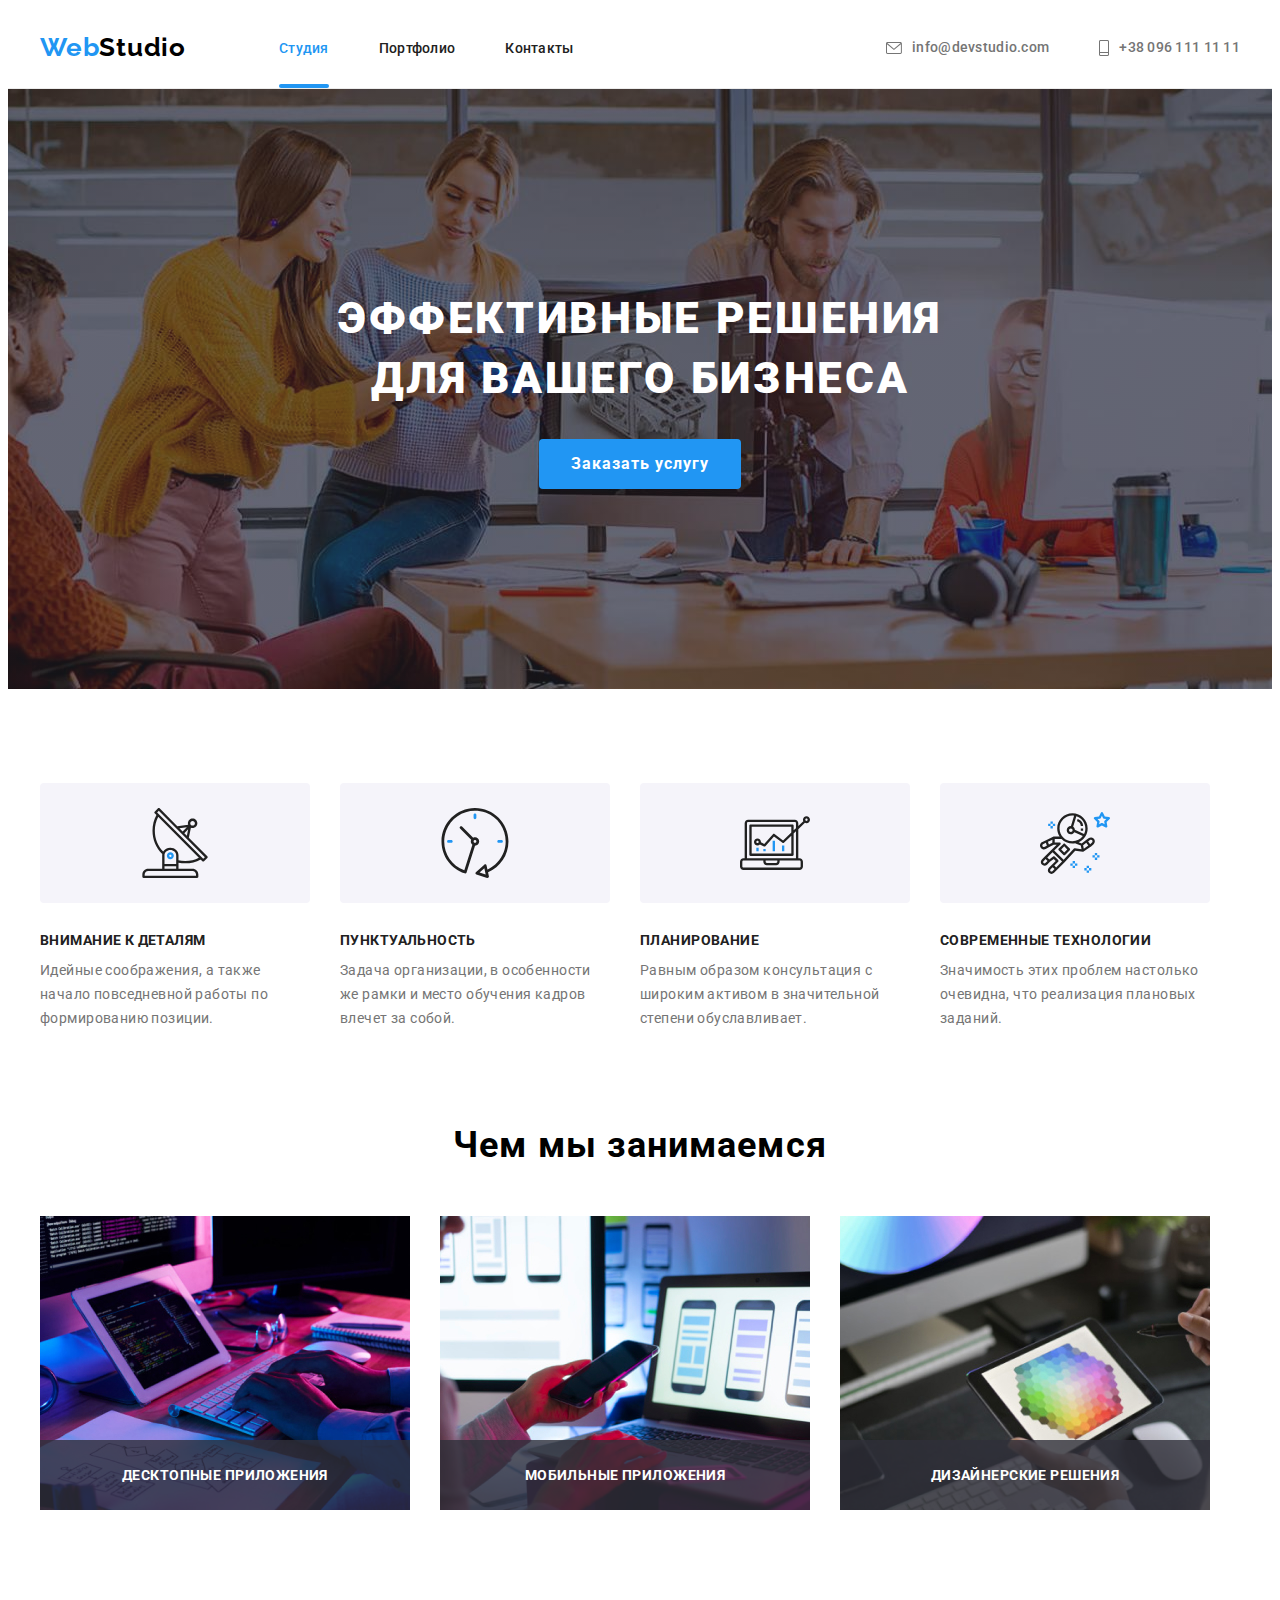
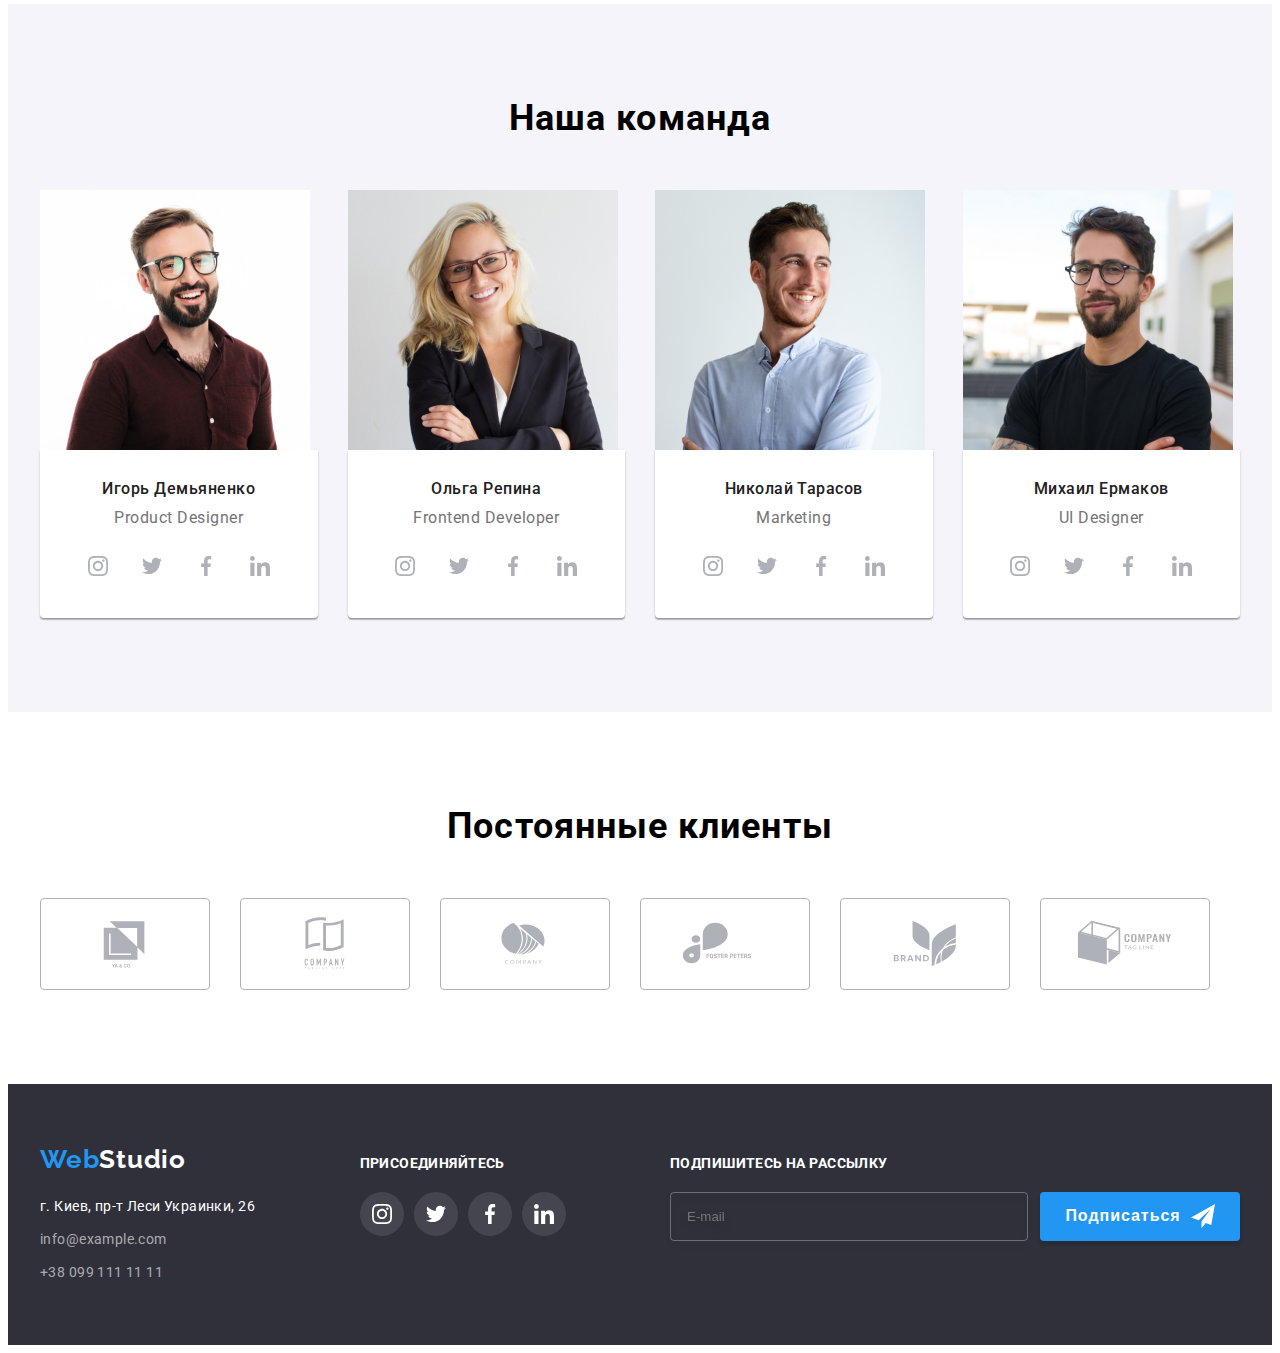
<file: index.html>
<!DOCTYPE html>
<html lang="ru">
	<head>
		<meta charset="UTF-8" />
		<meta http-equiv="X-UA-Compatible" content="IE=edge" />
		<meta name="viewport" content="width=device-width, initial-scale=1.0" />
		<title>WebStudio</title>
		<link
			rel="stylesheet"
			href="https://cdnjs.cloudflare.com/ajax/libs/modern-normalize/1.1.0/modern-normalize.min.css"
			integrity="sha512-wpPYUAdjBVSE4KJnH1VR1HeZfpl1ub8YT/NKx4PuQ5NmX2tKuGu6U/JRp5y+Y8XG2tV+wKQpNHVUX03MfMFn9Q=="
			crossorigin="anonymous"
			referrerpolicy="no-referrer"
		/>
		<link
			rel="stylesheet"
			href="https://cdnjs.cloudflare.com/ajax/libs/animate.css/4.1.1/animate.min.css"
		/>

		<link rel="preconnect" href="https://fonts.googleapis.com" />
		<link rel="preconnect" href="https://fonts.gstatic.com" crossorigin />
		<link
			href="https://fonts.googleapis.com/css2?family=Raleway:wght@700&family=Roboto:wght@400;500;700;900&display=swap"
			rel="stylesheet"
		/>

		<link rel="stylesheet" href="./css/main.min.css" />
	</head>

	<body>
		<!-- Шапка страницы -->
		<header class="header">
			<div class="container header__container">

				<nav class="nav">
					<a class="logo dark header__logo link" href="./index.html" >
						<span class="first-part" lang="en">Web</span>Studio
					</a>

					<ul class="nav__menu-list list">
						<li class="nav__menu-item">
							<a class="menu nav__menu-link nav__menu-link current link " href="./index.html">Студия</a>
						</li>

						<li class="nav__menu-item">
							<a class="menu nav__menu-link link" href="./portfolio.html"> Портфолио </a>
						</li>

						<li class="nav__menu-item">
							<a class="menu nav__menu-link link" href="/">Контакты</a>
						</li>
					</ul>
				</nav>
				<ul class="header__contact-list list">
					<li class="header__contact-item">
						<a class="menu header__mail link" href="mailto:info@devstudio.com">
							<svg class="header__mail-icon icon" width="16" height="16">
								<use href="./images-studio/sprite.svg#icon-mail"></use>
							</svg>
							info@devstudio.com</a
						>
					</li>
					<li class="header__contact-item">
						<a class="menu header__tel link" href="tel:+380961111111"
							><svg class="header__tel-icon icon" width="16" height="16">
								<use href="./images-studio/sprite.svg#icon-phone"></use>
							</svg>
							+38 096 111 11 11</a
						>
					</li>
				</ul>
			</div>
		</header>

		<!-- Герой -->
		<main>
			<section class="hero">
				<div class="container animate__animated animate__fadeInRight">
					<h1 class="hero-text">Эффективные решения для вашего бизнеса</h1>
					<button class="hero-btn" type="button" data-modal-open>Заказать услугу</button>
				</div>
			</section>

			<!--Особенности-->
			<section class="section">
				<div class="container">
					<h2 class="visually-hidden">Особенности</h2>
					<ul class="about-section list">
						<li class="about-list">
							<div class="icon-bg">
								<svg class="" width="70" height="70">
									<use href="./images-studio/sprite.svg#icon-antenna"></use>
								</svg>
							</div>
							<h3 class="about-list-title">Внимание к деталям</h3>

							<p class="about-list-text">
								Идейные соображения, а также начало повседневной работы по формированию позиции.
							</p>
						</li>

						<li class="about-list">
							<div class="icon-bg">
								<svg class="" width="70" height="70">
									<use href="./images-studio/sprite.svg#icon-clock"></use>
								</svg>
							</div>
							<h3 class="about-list-title">Пунктуальность</h3>

							<p class="about-list-text">
								Задача организации, в особенности же рамки и место обучения кадров влечет за собой.
							</p>
						</li>

						<li class="about-list">
							<div class="icon-bg">
								<svg class="" width="70" height="70">
									<use href="./images-studio/sprite.svg#icon-diagram"></use>
								</svg>
							</div>
							<h3 class="about-list-title">Планирование</h3>

							<p class="about-list-text">
								Равным образом консультация с широким активом в значительной степени обуславливает.
							</p>
						</li>

						<li class="about-list">
							<div class="icon-bg">
								<svg class="" width="70" height="70">
									<use href="./images-studio/sprite.svg#icon-astronaut"></use>
								</svg>
							</div>
							<h3 class="about-list-title">Современные технологии</h3>

							<p class="about-list-text">
								Значимость этих проблем настолько очевидна, что реализация плановых заданий.
							</p>
						</li>
					</ul>
				</div>
			</section>

			<!-- чем мы занимаемся  -->
			<section class="work">
				<div class="container">
					<h2 class="section-title work-title">Чем мы занимаемся</h2>
					<ul class="about-work list">
						<li class="work-img-list">
							<img src="./images-studio/print.jpg" width="370" height="294" alt="Печать кода" />
							<div class="about-work-block">
								<p class="about-work-text">Десктопные приложения</p>
							</div>
						</li>

						<li class="work-img-list">
							<img src="./images-studio/model.jpg" width="370" height="294" alt="Моделирование" />
							<div class="about-work-block">
								<p class="about-work-text">Мобильные приложения</p>
							</div>
						</li>

						<li class="work-img-list">
							<img src="./images-studio/colordesign.jpg" width="370" height="294" alt="Дизайн" />
							<div class="about-work-block">
								<p class="about-work-text">Дизайнерские решения</p>
							</div>
						</li>
					</ul>
				</div>
			</section>

			<!--Команда-->
			<section class="team section">
				<div class="container">
					<h2 class="section-title team-title">Наша команда</h2>

					<ul class="team-list-img list">
						<li class="team-list">
							<img
								src="./images-studio/productdesigner.jpg"
								height="260"
								width="270"
								alt="Product Designer"
							/>
							<div class="block-team-text">
								<h3 class="team-name">Игорь Демьяненко</h3>
								<p lang="en" class="team-profession">Product Designer</p>
								<ul class="team-social list social-list">
									<li class="social-item">
										<a href="" class="social-link">
											<svg class="icon-all" width="20" height="20">
												<use href="./images-studio/sprite.svg#icon-instagram"></use>
											</svg>
										</a>
									</li>

									<li class="social-item">
										<a href="" class="social-link"
											><svg class="icon-all" width="20" height="20">
												<use href="./images-studio/sprite.svg#icon-twitter"></use>
											</svg>
										</a>
									</li>

									<li class="social-item">
										<a href="" class="social-link"
											><svg class="icon-all" width="20" height="20">
												<use href="./images-studio/sprite.svg#icon-facebook"></use>
											</svg>
										</a>
									</li>

									<li class="social-item">
										<a href="" class="social-link"
											><svg class="icon-all" width="20" height="20">
												<use href="./images-studio/sprite.svg#icon-linkedin"></use>
											</svg>
										</a>
									</li>
								</ul>
							</div>
						</li>

						<li class="team-list">
							<img
								src="./images-studio/frontdev.jpg"
								height="260"
								width="270"
								alt="Frontend Developer"
							/>
							<div class="block-team-text">
								<h3 class="team-name">Ольга Репина</h3>
								<p lang="en" class="team-profession">Frontend Developer</p>
								<ul class="team-social list social-list">
									<li class="social-item">
										<a href="" class="social-link">
											<svg class="icon-all" width="20" height="20">
												<use href="./images-studio/sprite.svg#icon-instagram"></use>
											</svg>
										</a>
									</li>

									<li class="social-item">
										<a href="" class="social-link"
											><svg class="icon-all" width="20" height="20">
												<use href="./images-studio/sprite.svg#icon-twitter"></use>
											</svg>
										</a>
									</li>

									<li class="social-item">
										<a href="" class="social-link"
											><svg class="icon-all" width="20" height="20">
												<use href="./images-studio/sprite.svg#icon-facebook"></use>
											</svg>
										</a>
									</li>

									<li class="social-item">
										<a href="" class="social-link"
											><svg class="icon-all" width="20" height="20">
												<use href="./images-studio/sprite.svg#icon-linkedin"></use>
											</svg>
										</a>
									</li>
								</ul>
							</div>
						</li>

						<li class="team-list">
							<img src="./images-studio/marketing.jpg" height="260" width="270" alt="Marketing" />
							<div class="block-team-text">
								<h3 class="team-name">Николай Тарасов</h3>
								<p lang="en" class="team-profession">Marketing</p>
								<ul class="team-social list social-list">
									<li class="social-item">
										<a href="" class="social-link">
											<svg class="icon-all" width="20" height="20">
												<use href="./images-studio/sprite.svg#icon-instagram"></use>
											</svg>
										</a>
									</li>

									<li class="social-item">
										<a href="" class="social-link"
											><svg class="icon-all" width="20" height="20">
												<use href="./images-studio/sprite.svg#icon-twitter"></use>
											</svg>
										</a>
									</li>

									<li class="social-item">
										<a href="" class="social-link"
											><svg class="icon-all" width="20" height="20">
												<use href="./images-studio/sprite.svg#icon-facebook"></use>
											</svg>
										</a>
									</li>

									<li class="social-item">
										<a href="" class="social-link"
											><svg class="icon-all" width="20" height="20">
												<use href="./images-studio/sprite.svg#icon-linkedin"></use>
											</svg>
										</a>
									</li>
								</ul>
							</div>
						</li>

						<li class="team-list">
							<img
								src="./images-studio/uidesigner.jpg"
								height="260"
								width="270"
								alt="UI Designer"
							/>
							<div class="block-team-text">
								<h3 class="team-name">Михаил Ермаков</h3>
								<p lang="en" class="team-profession">UI Designer</p>
								<ul class="team-social list social-list">
									<li class="social-item">
										<a href="" class="social-link">
											<svg class="icon-all" width="20" height="20">
												<use href="./images-studio/sprite.svg#icon-instagram"></use>
											</svg>
										</a>
									</li>

									<li class="social-item">
										<a href="" class="social-link"
											><svg class="icon-all" width="20" height="20">
												<use href="./images-studio/sprite.svg#icon-twitter"></use>
											</svg>
										</a>
									</li>

									<li class="social-item">
										<a href="" class="social-link"
											><svg class="icon-all" width="20" height="20">
												<use href="./images-studio/sprite.svg#icon-facebook"></use>
											</svg>
										</a>
									</li>

									<li class="social-item">
										<a href="" class="social-link"
											><svg class="icon-all" width="20" height="20">
												<use href="./images-studio/sprite.svg#icon-linkedin"></use>
											</svg>
										</a>
									</li>
								</ul>
							</div>
						</li>
					</ul>
				</div>
			</section>

			<!-- постоянные клиенты -->
			<section class="section">
				<div class="container">
					<h2 class="section-title clients-title">Постоянные клиенты</h2>
					<ul class="clients-list list">
						<li class="clients-item">
							<a href="/" class="clients-link link">
								<svg class="clients-icon icon-all" width="106" height="60">
									<use href="./images-studio/sprite.svg#icon-clients1"></use>
								</svg>
							</a>
						</li>
						<li class="clients-item">
							<a href="/" class="clients-link link">
								<svg class="clients-icon icon-all" width="106" height="60">
									<use href="./images-studio/sprite.svg#icon-clients2"></use>
								</svg>
							</a>
						</li>
						<li class="clients-item">
							<a href="/" class="clients-link link">
								<svg class="clients-icon icon-all" width="106" height="60">
									<use href="./images-studio/sprite.svg#icon-clients3"></use>
								</svg>
							</a>
						</li>
						<li class="clients-item">
							<a href="/" class="clients-link link">
								<svg class="clients-icon icon-all" width="106" height="60">
									<use href="./images-studio/sprite.svg#icon-clients4"></use>
								</svg>
							</a>
						</li>
						<li class="clients-item">
							<a href="/" class="clients-link link">
								<svg class="clients-icon icon-all" width="106" height="60">
									<use href="./images-studio/sprite.svg#icon-clients5"></use>
								</svg>
							</a>
						</li>
						<li class="clients-item">
							<a href="/" class="clients-link link">
								<svg class="clients-icon icon-all" width="106" height="60">
									<use href="./images-studio/sprite.svg#icon-clients6"></use>
								</svg>
							</a>
						</li>
					</ul>
				</div>
			</section>
		</main>
		<!--Футер-->
		<footer class="footer">
			<div class="general-container container">
				<div class="left-container">
					<a href="./index.html" class="logo white">
						<span lang="en" class="first-part">Web</span>Studio</a
					>

					<address class="adress-block">
						<ul class="list">
							<li class="style-footer">
								<a
									class="contact-footer adress link"
									href="https://goo.gl/maps/Ge7xCa1onFQdTB8Z7"
									target="_blank"
									rel="noopener noreferrer"
									>г. Киев, пр-т Леси Украинки, 26</a
								>
							</li>
							<li class="style-footer">
								<a class="contact-footer contact link" href="mailto:info@example.com"
									>info@example.com</a
								>
							</li>
							<li class="style-footer">
								<a class="contact-footer contact link" href="tel:+380991111111"
									>+38 099 111 11 11</a
								>
							</li>
						</ul>
					</address>
				</div>
				<div class="right-container">
					<h3 class="social-text">присоединяйтесь</h3>
					<ul class="social-list list">
						<li class="social-item">
							<a href="" class="social-link bg-footer">
								<svg class="icon-footer" width="20" height="20">
									<use href="./images-studio/sprite.svg#icon-instagram"></use>
								</svg>
							</a>
						</li>

						<li class="social-item">
							<a href="" class="social-link bg-footer"
								><svg class="icon-footer" width="20" height="20">
									<use href="./images-studio/sprite.svg#icon-twitter"></use>
								</svg>
							</a>
						</li>

						<li class="social-item">
							<a href="" class="social-link bg-footer"
								><svg class="icon-footer" width="20" height="20">
									<use href="./images-studio/sprite.svg#icon-facebook"></use>
								</svg>
							</a>
						</li>

						<li class="social-item">
							<a href="" class="social-link bg-footer"
								><svg class="icon-footer" width="20" height="20">
									<use href="./images-studio/sprite.svg#icon-linkedin"></use>
								</svg>
							</a>
						</li>
					</ul>
				</div>

				<!-- Форма -->

				<div class="form-footer-subscribe">
					<h3 class="social-text" >Подпишитесь на рассылку</h3>
				<form class="form-subscribe"> 
					<label class="subscribe-label">
						
							<input
								class="subscribe-input" 
								type="email"
								name="user-email"
								title="example@mail.com"
								placeholder="E-mail"
							/>
						
					</label>
					<button class="subscribe-button" type="submit">Подписаться
						<svg class="subscribe-icon" width="24" height="24">
							<use href="./images-studio/icon.svg#icon-send"></use>
						</svg>
					</button>
				</form>
				</div>
			</div>
		</footer>


		<!-- модалка -->
		<div class="backdrop is-hidden" data-modal>
			<div class="modal">
				<button type="button" class="btn-modal" data-modal-close>
					<svg class="modal-icon" width="18" height="18">
						<use href="./images-studio/icon.svg#icon-close"></use>
					</svg>
				</button>

				<form action="#" class="modal-form">
					<p class="modal-frm-head">Оставьте свои данные, мы вам перезвоним</p>

					<label class="modal-form-field"
						>Имя
						<span class="modal-form-block">
							<input
								class="modal-form-input modal-style"
								type="text"
								name="user-name"
								minlength="2"
								pattern="[a-zA-Zа-яёА-ЯЁ]+"
								title="Имя должно содержать символы кириллицы или латиницы"
								required
							/>
							<svg class="modal-frm-icon" width="18" height="18">
								<use href="./images-studio/icon.svg#icon-name"></use>
							</svg>
						</span>
					</label>

					<label class="modal-form-field"
						>Телефон
						<span class="modal-form-block">
							<input
								class="modal-form-input modal-style"
								type="tel"
								name="user-phone"
								pattern="[0-9]{3}-[0-9]{3}-[0-9]{2}-[0-9]{2}"
								title="099-000-00-00"
								required
							/>
							<svg class="modal-frm-icon" width="18" height="18">
								<use href="./images-studio/icon.svg#icon-phone"></use>
							</svg>
						</span>
					</label>

					<label class="modal-form-field"
						>Почта
						<span class="modal-form-block">
							<input
								class="modal-form-input modal-style"
								type="email"
								name="user-email"
								title="example@mail.com"
							/>
							<svg class="modal-frm-icon" width="18" height="18">
								<use href="./images-studio/icon.svg#icon-email"></use>
							</svg>
						</span>
					</label>

					<label class="modal-form-field"
						>Комментарий
						<textarea
							class="modal-form-massage modal-style"
							name="user-message"
							placeholder="Введите текст"
						></textarea>
					</label>

					<input class="modal-frm-checkbox visually-hidden" type="checkbox" id="accept-policy" />
					<label class="modal-frm-checkbox-lbl" for="accept-policy"
						>Соглашаюсь с рассылкой и принимаю&nbsp;  <a class
						="link-accept-police"
					href="#">Условия договора</a></label
					>
					<button class="modal-form-button" type="submit">Отправить</button>
				</form>
			</div>
		</div>

		<script src="./js/modal.js"></script>
	</body>
</html>
</file>
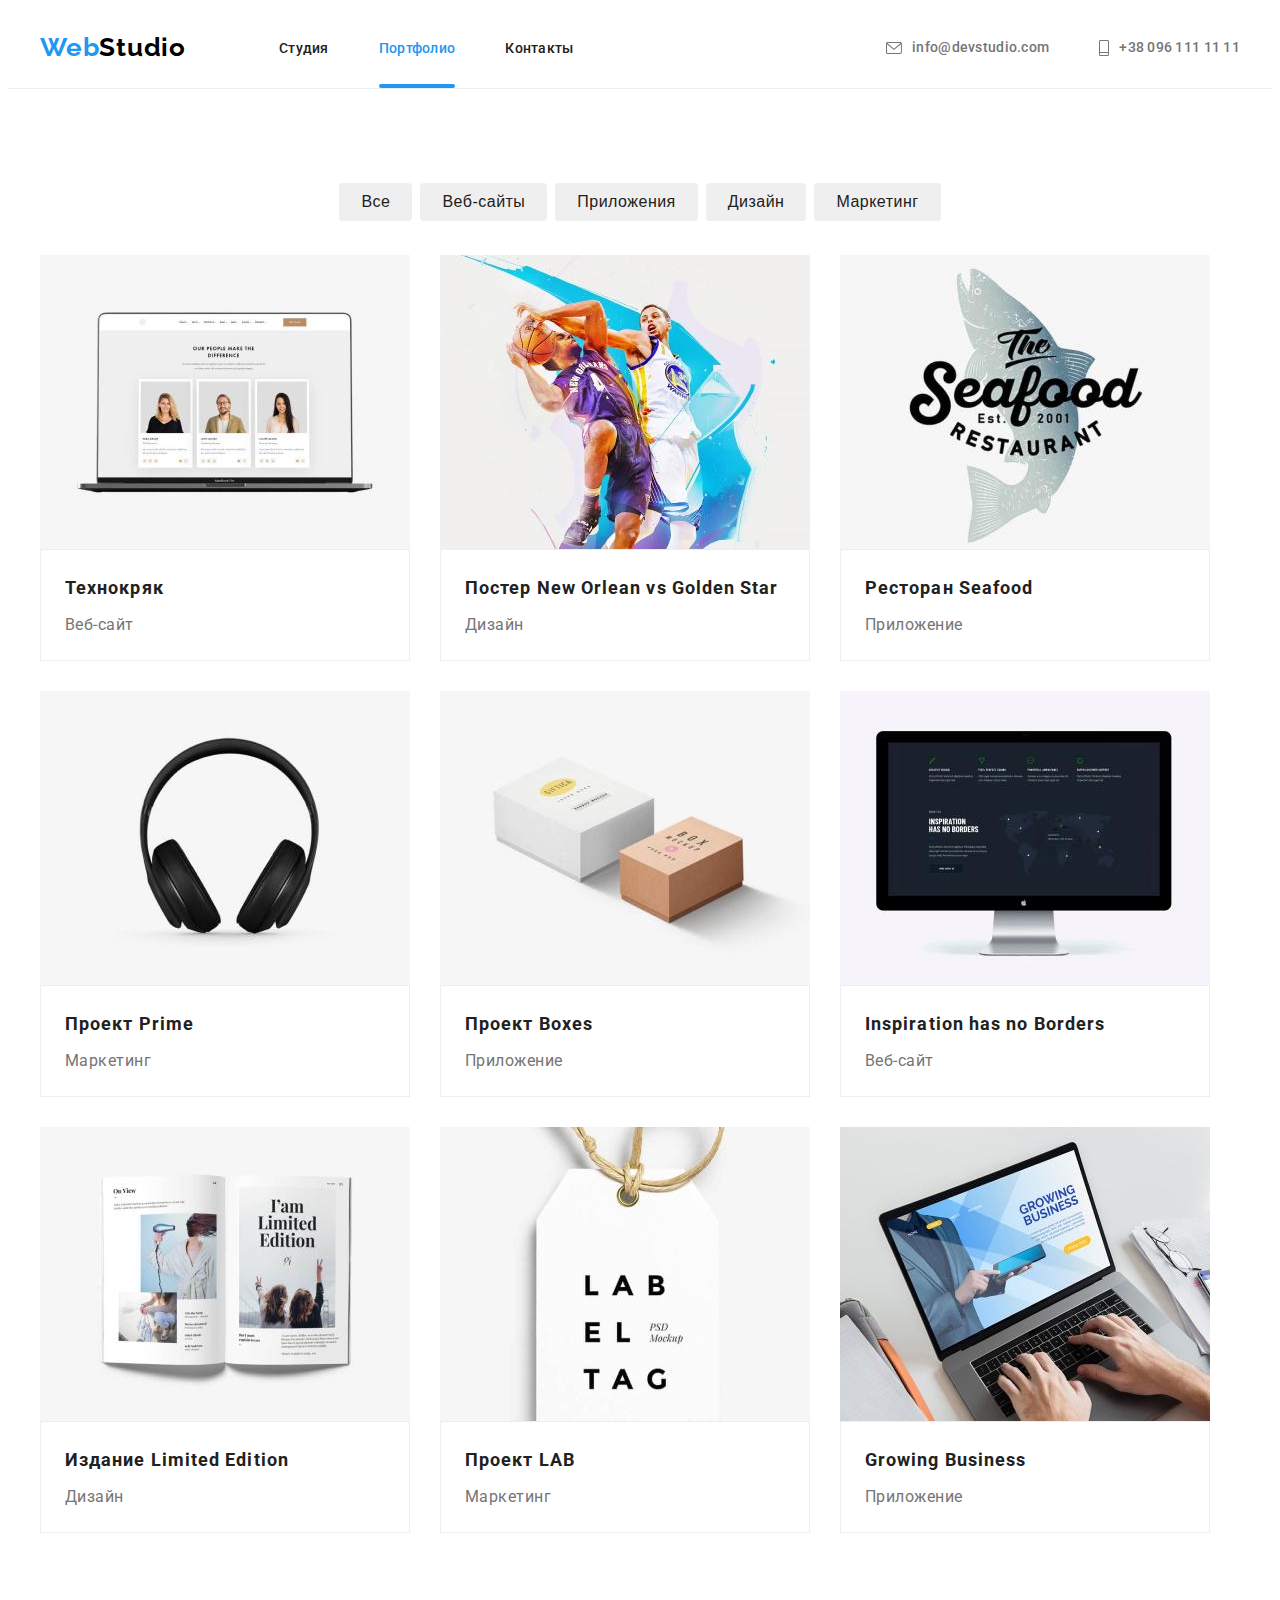
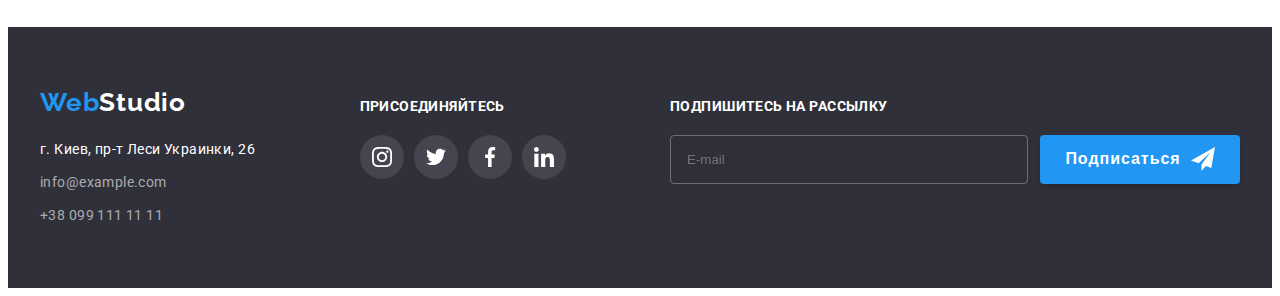
<file: portfolio.html>
<!DOCTYPE html>
<html lang="ru">
	<head>
		<meta charset="UTF-8" />
		<meta http-equiv="X-UA-Compatible" content="IE=edge" />
		<meta name="viewport" content="width=device-width, initial-scale=1.0" />
		<title>WebStudio</title>
		<link
			rel="stylesheet"
			href="https://cdnjs.cloudflare.com/ajax/libs/modern-normalize/1.1.0/modern-normalize.min.css"
			integrity="sha512-wpPYUAdjBVSE4KJnH1VR1HeZfpl1ub8YT/NKx4PuQ5NmX2tKuGu6U/JRp5y+Y8XG2tV+wKQpNHVUX03MfMFn9Q=="
			crossorigin="anonymous"
			referrerpolicy="no-referrer"
		/>

		<link rel="preconnect" href="https://fonts.googleapis.com" />
		<link rel="preconnect" href="https://fonts.gstatic.com" crossorigin />
		<link
			href="https://fonts.googleapis.com/css2?family=Raleway:wght@700&family=Roboto:wght@400;500;700;900&display=swap"
			rel="stylesheet"
		/>

		<link rel="stylesheet" href="./css/main.min.css" />
	</head>

	<body>
		<!-- Шапка страницы -->
		<header class="header">
			<div class="container header__container">
		
				<nav class="nav">
					<a class="logo dark header__logo link" href="./index.html">
						<span class="first-part" lang="en">Web</span>Studio
					</a>
		
					<ul class="nav__menu-list list">
						<li class="nav__menu-item">
							<a class="menu nav__menu-link  link " href="./index.html">Студия</a>
						</li>
		
						<li class="nav__menu-item">
							<a class="menu nav__menu-link nav__menu-link current link" href="./portfolio.html"> Портфолио </a>
						</li>
		
						<li class="nav__menu-item">
							<a class="menu nav__menu-link link" href="/">Контакты</a>
						</li>
					</ul>
				</nav>
				<ul class="header__contact-list list">
					<li class="header__contact-item">
						<a class="menu header__mail link" href="mailto:info@devstudio.com">
							<svg class="header__mail-icon icon" width="16" height="16">
								<use href="./images-studio/sprite.svg#icon-mail"></use>
							</svg>
							info@devstudio.com</a>
					</li>
					<li class="header__contact-item">
						<a class="menu header__tel link" href="tel:+380961111111"><svg class="header__tel-icon icon" width="16"
								height="16">
								<use href="./images-studio/sprite.svg#icon-phone"></use>
							</svg>
							+38 096 111 11 11</a>
					</li>
				</ul>
			</div>
		</header>

		<!-- Все проекты -->
		<main>
			<section class="section-potfolio">
				<div class="block-porfolio container">
					<ul class="btn-list-portfolio list">
						<li class="style-btn">
							<button class="btn-portfolio style-btn" type="button">Все</button>
						</li>
						<li class="style-btn">
							<button class="btn-portfolio style-btn" type="button">Веб-сайты</button>
						</li>
						<li class="style-btn">
							<button class="btn-portfolio style-btn" type="button">Приложения</button>
						</li>
						<li class="style-btn">
							<button class="btn-portfolio style-btn" type="button">Дизайн</button>
						</li>
						<li class="style-btn">
							<button class="btn-portfolio style-btn" type="button">Маркетинг</button>
						</li>
					</ul>

					<h1 class="visually-hidden">Примеры проектов</h1>
					<ul class="block-example-portfolio list">
						<li class="example-portfolio-list">
							<a href="" class="link-portfolio link">
								<div class="hover-background">
									<img
										src="./images-project/project1.jpg"
										width="370"
										height="294"
										alt="Технокряк"
									/>

									<div class="hover-overlay">
										<div class="hover-text">
											<p class="hover-text-portfolio">
												Технокряк это современная площадка распространения коронавируса. Компании
												используют эту платформу для цифрового шпионажа и атак на защищённые сервера
												конкурентов.
											</p>
										</div>
									</div>
								</div>
								<div class="example-block-text">
									<h2 class="example-portfolio-title">Технокряк</h2>
									<p class="example-portfolio-text">Веб-сайт</p>
								</div>
							</a>
						</li>
						<li class="example-portfolio-list">
							<a href="" class="link-portfolio link">
								<div class="hover-background">
									<img src="./images-project/project2.jpg" width="370" height="294" alt="Постер" />
									<div class="hover-overlay">
										<div class="hover-text">
											<p class="hover-text-portfolio">
												Технокряк это современная площадка распространения коронавируса. Компании
												используют эту платформу для цифрового шпионажа и атак на защищённые сервера
												конкурентов.
											</p>
										</div>
									</div>
								</div>
								<div class="example-block-text">
									<h2 class="example-portfolio-title">
										Постер <span lang="en">New Orlean vs Golden Star</span>
									</h2>
									<p class="example-portfolio-text">Дизайн</p>
								</div>
							</a>
						</li>
						<li class="example-portfolio-list">
							<a href="" class="link-portfolio link">
								<div class="hover-background">
									<img
										src="./images-project/project3.jpg"
										width="370"
										height="294"
										alt="Ресторан"
									/>
									<div class="hover-overlay">
										<div class="hover-text">
											<p class="hover-text-portfolio">
												Технокряк это современная площадка распространения коронавируса. Компании
												используют эту платформу для цифрового шпионажа и атак на защищённые сервера
												конкурентов.
											</p>
										</div>
									</div>
								</div>

								<div class="example-block-text">
									<h2 class="example-portfolio-title">Ресторан <span lang="en">Seafood</span></h2>
									<p class="example-portfolio-text">Приложение</p>
								</div>
							</a>
						</li>
						<li class="example-portfolio-list">
							<a href="" class="link-portfolio link">
								<div class="hover-background">
									<img
										src="./images-project/project4.jpg"
										width="370"
										height="294"
										alt="Проект Prime"
									/>
									<div class="hover-overlay">
										<div class="hover-text">
											<p class="hover-text-portfolio">
												Технокряк это современная площадка распространения коронавируса. Компании
												используют эту платформу для цифрового шпионажа и атак на защищённые сервера
												конкурентов.
											</p>
										</div>
									</div>
								</div>
								<div class="example-block-text">
									<h2 class="example-portfolio-title">Проект <span lang="en">Prime</span></h2>
									<p class="example-portfolio-text">Маркетинг</p>
								</div>
							</a>
						</li>
						<li class="example-portfolio-list">
							<a href="" class="link-portfolio link">
								<div class="hover-background">
									<img
										src="./images-project/project5.jpg"
										width="370"
										height="294"
										alt="Проект Boxes"
									/>
									<div class="hover-overlay">
										<div class="hover-text">
											<p class="hover-text-portfolio">
												Технокряк это современная площадка распространения коронавируса. Компании
												используют эту платформу для цифрового шпионажа и атак на защищённые сервера
												конкурентов.
											</p>
										</div>
									</div>
								</div>
								<div class="example-block-text">
									<h2 class="example-portfolio-title">Проект <span lang="en">Boxes</span></h2>
									<p class="example-portfolio-text">Приложение</p>
								</div>
							</a>
						</li>
						<li class="example-portfolio-list">
							<a href="" class="link-portfolio link">
								<div class="hover-background">
									<img
										src="./images-project/project6.jpg"
										width="370"
										height="294"
										alt="Inspiration"
									/>
									<div class="hover-overlay">
										<div class="hover-text">
											<p class="hover-text-portfolio">
												Технокряк это современная площадка распространения коронавируса. Компании
												используют эту платформу для цифрового шпионажа и атак на защищённые сервера
												конкурентов.
											</p>
										</div>
									</div>
								</div>

								<div class="example-block-text">
									<h2 class="example-portfolio-title">
										<span lang="en">Inspiration has no Borders</span>
									</h2>

									<p class="example-portfolio-text">Веб-сайт</p>
								</div>
							</a>
						</li>
						<li class="example-portfolio-list">
							<a href="" class="link-portfolio link">
								<div class="hover-background">
									<img src="./images-project/project7.jpg" width="370" height="294" alt="Издание" />
									<div class="hover-overlay">
										<div class="hover-text">
											<p class="hover-text-portfolio">
												Технокряк это современная площадка распространения коронавируса. Компании
												используют эту платформу для цифрового шпионажа и атак на защищённые сервера
												конкурентов.
											</p>
										</div>
									</div>
								</div>
								<div class="example-block-text">
									<h2 class="example-portfolio-title">
										Издание <span lang="en"> Limited Edition</span>
									</h2>

									<p class="example-portfolio-text">Дизайн</p>
								</div>
							</a>
						</li>
						<li class="example-portfolio-list">
							<a href="" class="link-portfolio link">
								<div class="hover-background">
									<img
										src="./images-project/project8.jpg"
										width="370"
										height="294"
										alt="Проект LAB"
									/>
									<div class="hover-overlay">
										<div class="hover-text">
											<p class="hover-text-portfolio">
												Технокряк это современная площадка распространения коронавируса. Компании
												используют эту платформу для цифрового шпионажа и атак на защищённые сервера
												конкурентов.
											</p>
										</div>
									</div>
								</div>
								<div class="example-block-text">
									<h2 class="example-portfolio-title">Проект <span lang="en">LAB</span></h2>
									<p class="example-portfolio-text">Маркетинг</p>
								</div>
							</a>
						</li>
						<li class="example-portfolio-list">
							<a href="" class="link-portfolio link">
								<div class="hover-background">
									<img
										src="./images-project/project9.jpg"
										width="370"
										height="294"
										alt="Growing Business"
									/>
									<div class="hover-overlay">
										<div class="hover-text">
											<p class="hover-text-portfolio">
												Технокряк это современная площадка распространения коронавируса. Компании
												используют эту платформу для цифрового шпионажа и атак на защищённые сервера
												конкурентов.
											</p>
										</div>
									</div>
								</div>
								<div class="example-block-text">
									<h2 class="example-portfolio-title">
										<span lang="en">Growing Business</span>
									</h2>
									<p class="example-portfolio-text">Приложение</p>
								</div>
							</a>
						</li>
					</ul>
				</div>
			</section>
		</main>
		<!--Футер-->
		<footer class="footer">
			<div class="general-container container">
				<div class="left-container">
					<a href="./index.html" class="logo white">
						<span lang="en" class="first-part">Web</span>Studio</a
					>

					<address class="adress-block">
						<ul class="list">
							<li class="style-footer">
								<a
									class="contact-footer adress link"
									href="https://goo.gl/maps/Ge7xCa1onFQdTB8Z7"
									target="_blank"
									rel="noopener noreferrer"
									>г. Киев, пр-т Леси Украинки, 26</a
								>
							</li>
							<li class="style-footer">
								<a class="contact-footer contact link" href="mailto:info@example.com"
									>info@example.com</a
								>
							</li>
							<li class="style-footer">
								<a class="contact-footer contact link" href="tel:+380991111111"
									>+38 099 111 11 11</a
								>
							</li>
						</ul>
					</address>
				</div>
				<div class="right-container">
					<h3 class="social-text">присоединяйтесь</h3>
					<ul class="social-list list">
						<li class="social-item">
							<a href="" class="social-link bg-footer">
								<svg class="icon-footer" width="20" height="20">
									<use href="./images-studio/sprite.svg#icon-instagram"></use>
								</svg>
							</a>
						</li>

						<li class="social-item">
							<a href="" class="social-link bg-footer"
								><svg class="icon-footer" width="20" height="20">
									<use href="./images-studio/sprite.svg#icon-twitter"></use>
								</svg>
							</a>
						</li>

						<li class="social-item">
							<a href="" class="social-link bg-footer"
								><svg class="icon-footer" width="20" height="20">
									<use href="./images-studio/sprite.svg#icon-facebook"></use>
								</svg>
							</a>
						</li>

						<li class="social-item">
							<a href="" class="social-link bg-footer"
								><svg class="icon-footer" width="20" height="20">
									<use href="./images-studio/sprite.svg#icon-linkedin"></use>
								</svg>
							</a>
						</li>
					</ul>
				</div>

								<!-- Форма -->

								<div class="form-footer-subscribe">
									<p class="social-text" >Подпишитесь на рассылку</p>
								<form class="form-subscribe"> 
									<label class="subscribe-label">
										
											<input
												class="subscribe-input" 
												type="email"
												name="user-email"
												title="example@mail.com"
												placeholder="E-mail"
											/>
										
									</label>
									<button class="subscribe-button" type="submit">Подписаться
										<svg class="subscribe-icon" width="24" height="24">
											<use href="./images-studio/icon.svg#icon-send"></use>
										</svg>
									</button>
								</form>
								</div>
							</div>
						</footer>
	</body>
</html>
</file>
<file: css/main.min.css>
:root{--header-color: #212121;--background-second-text-color: #ffffff;--logo-dark-color: #000000;--logo-white-color: #ffffff;--color-text-hover: #ffffff;--paragraph-text-color: #757575;--background-color: #2f303a;--icon-bg-background-color: #f5f4fa;--accent-text-color: #2196f3;--focus-color-btn: #188ce8;--gradient-color: rgba(47, 48, 58, 0.4);--second-icon-color: #afb1b8;--icon-color: #757575;--bg-color-footer: rgba(255, 255, 255, 0.1);--animation-time: cubic-bezier(0.4, 0, 0.2, 1);--time: 250ms}.visually-hidden{position:absolute;white-space:nowrap;width:1px;height:1px;overflow:hidden;border:0;padding:0;clip:rect(0, 0, 0, 0);clip-path:inset(50%);margin:-1px}body{font-family:'Roboto', sans-serif;background-color:var(--background-second-text-color)}h1,h2,h3,p{margin:0}ul{margin:0;padding:0}img{display:block}.list{list-style:none}.link{text-decoration:none;color:inherit}.container{width:1200px;padding-left:15px;padding-right:15px;margin:0 auto}.section{padding-top:94px;padding-bottom:94px}.logo{font-family:'Raleway', sans-serif;font-weight:700;text-decoration:none;font-size:26px;line-height:1.2;letter-spacing:0.03em}.dark{color:var(--logo-dark-color)}.logo.dark{margin-right:93px}.logo .first-part{color:var(--accent-text-color)}.white{color:var(--logo-white-color)}.logo.white{display:block;margin-bottom:20px}.site-nav{display:flex;color:var(--header-color);transition:color var(--time) var(--animation-time)}.site-nav:hover,.site-nav:focus{color:var(--accent-text-color)}.site-nav .link.current{color:var(--accent-text-color)}.site-nav .link.current::after{content:'';width:100%;position:absolute;height:4px;border-radius:2px;bottom:-34px;display:block;background:var(--accent-text-color)}.section-title{font-weight:700;font-size:36px;line-height:1.16;text-align:center;letter-spacing:0.03em;color:var(--title-color)}.icon-all{fill:var(--second-icon-color);transition:fill var(--time) var(--animation-time)}.icon-bg{display:flex;justify-content:center;align-items:center;margin-bottom:30px;width:270px;height:120px;background:var(--icon-bg-background-color);border-radius:4px}.social-list{display:flex;justify-content:center}.social-item{width:44px;height:44px}.social-item:not(:last-child){margin-right:10px}.social-link{color:var(--background-second-text-color);width:100%;height:100%;border-radius:50%;display:flex;align-items:center;justify-content:center;transition:background-color var(--time) var(--animation-time)}.social-link:focus,.social-link:hover{background-color:var(--accent-text-color)}.social-link:focus .icon-all,.social-link:hover .icon-all{fill:currentColor}.backdrop{position:fixed;top:0;width:100vw;height:100vh;background:rgba(0,0,0,0.2);opacity:1;transition:opacity var(--time) var(--animation-time),visibility var(--time) var(--animation-time)}.backdrop.is-hidden{visibility:hidden;opacity:0;pointer-events:none}.backdrop.is-hidden .modal{transform:translate(-50%, -50%) scale(0.9)}.modal{position:absolute;top:50%;left:50%;padding:40px;min-height:581px;width:528px;background-color:#ffffff;box-shadow:0px 1px 3px rgba(0,0,0,0.12),0px 1px 1px rgba(0,0,0,0.14),0px 2px 1px rgba(0,0,0,0.2);border-radius:4px;transform:translate(-50%, -50%) scale(1);transition:transform var(--time) var(--animation-time)}.btn-modal{background:#ffffff;border:1px solid rgba(0,0,0,0.1);box-sizing:border-box;border-radius:50%;width:30px;height:30px;position:absolute;top:10px;right:10px;display:flex;align-items:center;justify-content:center;cursor:pointer;color:#000000;transition:color var(--time) var(--animation-time)}.btn-modal:hover,.btn-modal:focus{color:var(--accent-text-color)}.modal-icon{fill:currentColor}.modal-form{display:flex;flex-direction:column}.modal-frm-head{margin-bottom:12px;font-weight:700;font-size:20px;line-height:1.15;text-align:center;letter-spacing:0.03em;color:var(--header-color)}.modal-form-field{margin-bottom:10px;font-weight:400;font-size:12px;line-height:1.16;letter-spacing:0.01em;color:var(--paragraph-text-color)}.modal-style{width:100%;border:1px solid rgba(33,33,33,0.2);border-radius:4px;transition:border-color var(--time) var(--animation-time),box-shadow var(--time) var(--animation-time)}.modal-style:focus{outline:none;border-color:var(--accent-text-color)}.modal-form-block{position:relative;display:block;margin-top:4px}.modal-form-input{height:40px;padding-left:42px}.modal-frm-icon{position:absolute;top:50%;left:12px;transform:translateY(-50%);transition:fill var(--time) var(--animation-time),box-shadow var(--time) var(--animation-time)}.modal-style:focus+.modal-frm-icon{fill:var(--accent-text-color)}.modal-form-massage{margin-top:4px;margin-bottom:10px;padding:12px 16px;height:120px;resize:none}.modal-form-massage::placeholder{font-weight:400;font-size:14px;line-height:1.14;letter-spacing:0.01em;color:rgba(117,117,117,0.5)}.modal-frm-checkbox:checked+.modal-frm-checkbox-lbl::before{background:url(../images-studio/icon-check.svg);width:16px;height:15px}.modal-frm-checkbox:focus+.modal-frm-checkbox-lbl::before{outline:2px solid var(--accent-text-color)}.modal-frm-checkbox-lbl{display:flex;align-items:center;justify-content:center;font-size:14px;color:var(--paragraph-text-color);margin-bottom:30px}.modal-frm-checkbox-lbl::before{content:'';display:block;background:url(../images-studio/icon-notchecked.svg);width:16px;height:15px;margin-right:7px;cursor:pointer}.link-accept-police{color:var(--accent-text-color)}.modal-form-button{align-self:center;border:none;padding:10px 55px;font-family:inherit;font-weight:700;font-size:16px;line-height:1.88;text-align:center;letter-spacing:0.06em;cursor:pointer;border-radius:4px;color:var(--background-second-text-color);background-color:var(--accent-text-color);transition:background-color var(--time) var(--animation-time),box-shadow var(--time) var(--animation-time)}.modal-form-button:focus,.modal-form-button:hover{background-color:var(--focus-color-btn);box-shadow:0px 4px 4px rgba(0,0,0,0.15)}.header{padding-top:24px;padding-bottom:25px;border-bottom:1px solid #ececec}.header__container{display:flex;align-items:center}.nav{display:flex;align-items:center}.header__logo{margin-right:93px}.menu{font-weight:500;font-size:14px;line-height:1.14;letter-spacing:0.02em}.nav__menu-list{display:flex}.nav__menu-item:not(:last-child){margin-right:50px}.header__contact-list{display:flex;margin-left:auto}.header__contact-item:not(:last-child){margin-right:50px}.nav__menu-link{color:var(--header-color);position:relative;transition:color var(--time) var(--animation-time);padding-bottom:32px;padding-top:32px}.nav__menu-link.current::after{content:'';position:absolute;bottom:0;display:block;width:100%;height:4px;border-radius:2px;background-color:var(--accent-text-color)}.nav__menu-link:hover,.nav__menu-link:focus{color:var(--accent-text-color)}.current{color:var(--accent-text-color)}.header__mail,.header__tel{display:flex;align-items:center;color:var(--icon-color);transition:color var(--time) var(--animation-time)}.header__mail:hover,.header__mail:focus,.header__tel:hover,.header__tel:focus{color:var(--accent-text-color)}.header__contact-item{display:flex}.icon{margin-right:10px;fill:var}.header__mail-icon{height:12px;width:16px;fill:currentColor}.header__tel-icon{height:16px;width:10px;fill:currentColor}.hero{background-color:var(--background-color);padding-top:200px;padding-bottom:200px;background-image:linear-gradient(var(--gradient-color), var(--gradient-color)),url(../images-studio/hero.jpg);background-repeat:no-repeat;background-size:cover;background-position:center;max-width:1600px;margin:0 auto}.hero-text{margin-left:auto;margin-right:auto;width:696px;text-align:center;font-weight:900;font-size:44px;line-height:1.36;letter-spacing:0.06em;text-transform:uppercase;color:var(--background-second-text-color)}.hero-btn{display:block;margin:0 auto;margin-top:30px;padding:10px 32px;border:none;border-radius:4px;font-family:inherit;font-weight:700;font-size:16px;line-height:1.88;text-align:center;letter-spacing:0.06em;cursor:pointer;color:var(--background-second-text-color);background-color:var(--accent-text-color);transform:background-color var(--time) var(--animation-time)}.hero-btn:focus,.hero-btn:hover{background-color:var(--focus-color-btn)}.about-section{display:flex}.about-list:not(:last-child){margin-right:30px}.about-list-title{width:270px;min-height:16px;margin-bottom:10px;font-weight:700;font-size:14px;line-height:1.14;letter-spacing:0.03em;text-transform:uppercase;color:var(--header-color)}.about-list-text{width:270px;font-size:14px;line-height:1.71;letter-spacing:0.03em;color:var(--paragraph-text-color)}.work{padding-bottom:94px}.work-title{margin-bottom:50px}.about-work{display:flex}.work-img-list:not(:last-child){width:370px;margin-right:30px}.work-img-list{position:relative}.about-work-block{position:absolute;bottom:0;width:100%;height:70px;display:flex;justify-content:center;align-items:center;background:rgba(47,48,58,0.8)}.about-work-text{font-weight:700;font-size:14px;line-height:1.14;text-align:center;letter-spacing:0.03em;text-transform:uppercase;color:var(--background-second-text-color)}.team{background:var(--icon-bg-background-color)}.team-title{margin-bottom:50px}.team-list-img{display:flex;flex-wrap:wrap;margin-left:-30px;margin-bottom:-30px}.team-list{flex-basis:calc((100% - 4 * 30px) / 4);margin-left:30px;margin-bottom:30px}.block-team-text{padding:30px 30px;background:#ffffff;box-shadow:0px 1px 3px rgba(0,0,0,0.12),0px 1px 1px rgba(0,0,0,0.14),0px 2px 1px rgba(0,0,0,0.2);border-radius:0px 0px 4px 4px}.team-name{margin-bottom:10px;font-weight:500;font-size:16px;line-height:1.18;text-align:center;letter-spacing:0.03em;color:var(--header-color)}.team-profession{margin-bottom:16px;font-size:16px;line-height:1.18;text-align:center;letter-spacing:0.03em;color:var(--paragraph-text-color)}.clients-title{margin-bottom:50px}.clients-list{display:flex}.clients-item:not(:last-child){margin-right:30px}.clients-link{color:var(--icon-color);box-sizing:border-box;border:1px solid var(--second-icon-color);border-radius:4px;width:170px;height:92px;display:flex;align-items:center;justify-content:center;transition:border var(--time) var(--animation-time)}.clients-link:hover,.clients-link:focus{border-color:var(--accent-text-color)}.clients-link:hover .clients-icon,.clients-link:focus .clients-icon{fill:var(--accent-text-color)}.footer{padding-top:60px;padding-bottom:60px;background-color:var(--background-color)}.general-container{display:flex;align-items:baseline;justify-content:space-between}.style-footer:not(:last-child){margin-bottom:9px}.contact-footer{font-style:normal;font-weight:400;font-size:14px;line-height:1.71;letter-spacing:0.03em;color:rgba(255,255,255,0.6);transition:color var(--time) var(--color-text-hover)}.contact-footer:hover,.contact-footer:active,.contact-footer:focus{color:var(--accent-text-color)}.adress{color:var(--background-second-text-color)}.social-text{margin-bottom:20px;font-style:normal;font-weight:700;font-size:14px;line-height:1.14;letter-spacing:0.03em;text-transform:uppercase;color:var(--background-second-text-color)}.icon-footer{fill:#ffffff;transition:background-color var(--time) var(--animation-time)}.bg-footer{background:var(--bg-color-footer)}.form-subscribe{display:flex}.subscribe-label{margin-right:12px}.subscribe-input{padding:16px;min-width:358px;border:1px solid rgba(255,255,255,0.3);background-color:transparent;box-sizing:border-box;filter:drop-shadow(0px 4px 4px rgba(0,0,0,0.15));border-radius:4px;cursor:pointer;transition:border-color var(--time) var(--animation-time)}.subscribe-input:hover,.subscribe-input:focus{color:var(--color-text-hover);border-color:var(--accent-text-color)}.subscribe-button{display:flex;justify-content:center;align-items:center;border:none;border-radius:4px;min-width:200px;font-weight:700;font-size:16px;line-height:1.88;letter-spacing:0.06em;background-color:var(--accent-text-color);color:var(--background-second-text-color);cursor:pointer;box-shadow:0px 4px 4px rgba(0,0,0,0.15);transition:background-color var(--time) var(--animation-time),box-shadow var(--time) var(--animation-time)}.subscribe-button:hover,.subscribe-button:focus{background-color:var(--focus-color-btn)}.subscribe-icon{fill:var(--background-second-text-color);margin-left:10px;width:24px;height:24px}.section-potfolio{padding-top:94px;padding-bottom:94px}.btn-list-portfolio{display:flex;justify-content:center;margin-bottom:34px}.style-btn:not(:last-child){margin-right:8px}.btn-portfolio{padding:6px 22px;border:none;border-radius:4px;font-weight:500;font-size:16px;line-height:1.62;cursor:pointer;text-align:center;letter-spacing:0.03em;color:var(--header-color);transition:color var(--time) var(--animation-time),background-color var(--time) var(--animation-time),box-shadow var(--time) var(--animation-time)}.btn-portfolio:hover,.btn-portfolio:focus,.btn-portfolio:active{box-shadow:0px 3px 1px rgba(0,0,0,0.1),0px 1px 2px rgba(0,0,0,0.08),0px 2px 2px rgba(0,0,0,0.12);border-radius:4px;color:var(--color-text-hover);background-color:var(--accent-text-color)}.block-example-portfolio{display:flex;flex-wrap:wrap;margin-left:-30px;margin-bottom:-30px}.example-portfolio-list{flex-basis:calc((100% - 6 * 30px) / 6);margin-left:30px;margin-bottom:30px}.hover-background{position:relative;overflow:hidden}.hover-overlay{position:absolute;top:0;left:0;width:100%;height:100%;background:rgba(33,150,243,0.9);transform:translateY(100%);transition:transform var(--time) cubic-bezier(0.4, 0, 0.2, 1)}.link-portfolio:hover .hover-overlay,.link-portfolio:focus .hover-overlay{transform:translateY(0)}.hover-text-portfolio{height:100%;padding:63px 24px;position:absolute;font-weight:normal;font-size:18px;line-height:1.56;letter-spacing:0.03em;color:var(--color-text-hover)}.link-portfolio:focus,.link-portfolio:hover{display:block;cursor:pointer;box-sizing:border-box;box-shadow:0px 1px 1px rgba(0,0,0,0.12),0px 4px 4px rgba(0,0,0,0.06),1px 4px 6px rgba(0,0,0,0.16)}.example-block-text{padding:20px 24px;border:1px solid #eeeeee}.example-portfolio-title{margin-bottom:4px;font-style:normal;font-weight:700;font-size:18px;line-height:2;letter-spacing:0.06em;color:var(--header-color)}.example-portfolio-text{font-size:16px;line-height:1.87;letter-spacing:0.03em;color:var(--paragraph-text-color)}
/*# sourceMappingURL=main.min.css.map */
</file>
